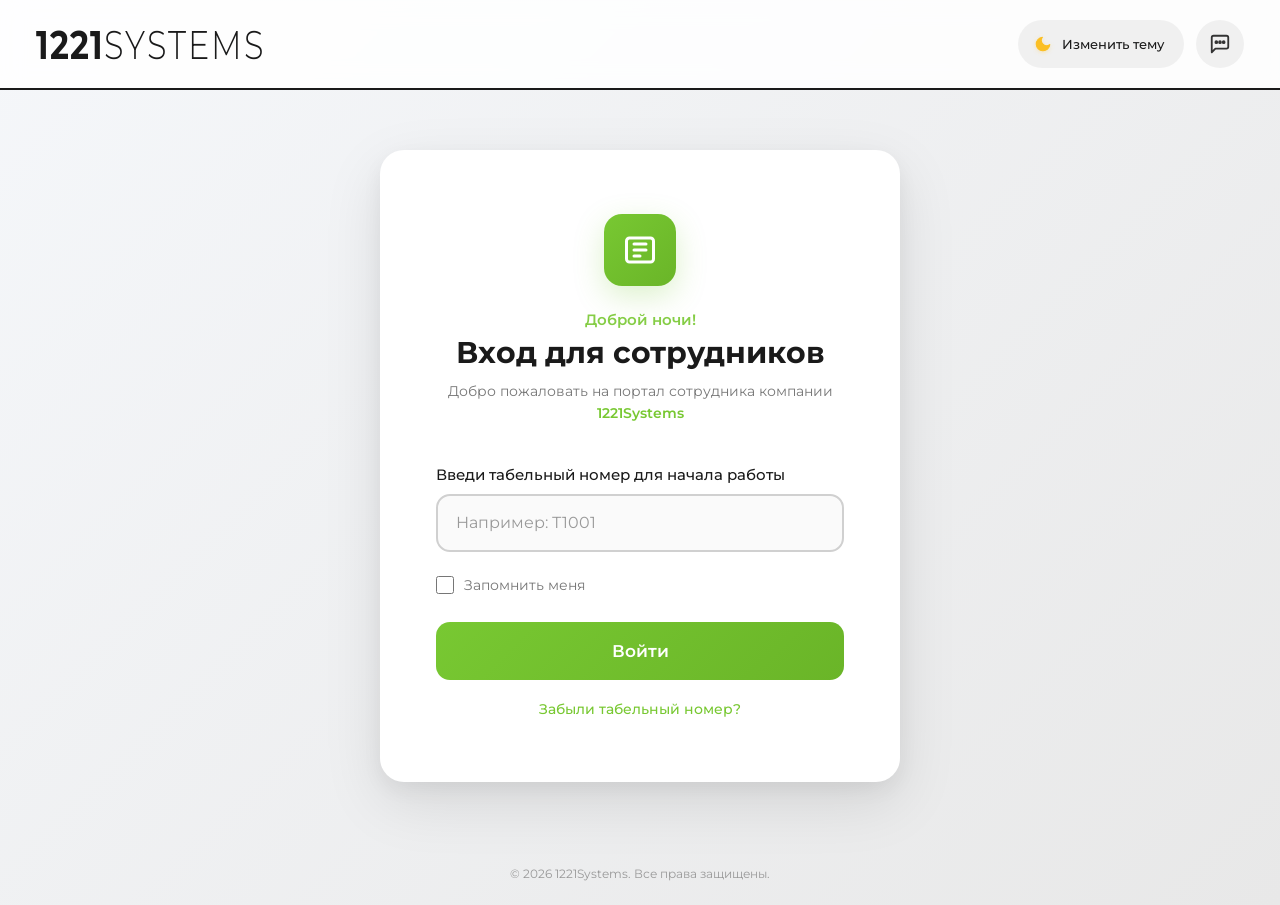
<file: login/index.html>
﻿<!DOCTYPE html>
<html lang="ru">

<head>
  <meta charset="UTF-8">
  <meta name="viewport" content="width=device-width, initial-scale=1.0">
  <title>1221Systems — Вход для сотрудников</title>
  <link rel="preconnect" href="https://fonts.googleapis.com">
  <link rel="preconnect" href="https://fonts.gstatic.com" crossorigin>
  <link href="https://fonts.googleapis.com/css2?family=Montserrat:wght@300;400;600;700&display=swap" rel="stylesheet">
  <style>
    *,
    *::before,
    *::after {
      margin: 0;
      padding: 0;
      box-sizing: border-box;
    }

    :root {
      --primary-color: #78c832;
      --primary-dark: #6ab528;
      --primary-hover: #5a9a20;
      --text-primary: #1a1a1a;
      --text-secondary: #777;
      --text-light: #999;
      --bg-gradient-start: #f5f7fa;
      --bg-gradient-end: #e8e8e8;
      --border-color: #d0d0d0;
      --error-color: #e74c3c;
      --success-color: #27ae60;
      --shadow-1: rgba(0, 0, 0, 0.1);
      --shadow-2: rgba(0, 0, 0, 0.05);
      --icon-yellow: #fbbf24;
      --icon-yellow-hover: #f59e0b;
      /* рџ’¬ РљРЅРѕРїРєР° С‡Р°С‚Р° вЂ” СЃРІРµС‚Р»Р°СЏ С‚РµРјР° */
      --chat-bg: rgba(0, 0, 0, 0.05);
      --chat-bg-hover: rgba(0, 0, 0, 0.1);
      --chat-icon: #333;
    }

    body {
      font-family: 'Montserrat', 'Segoe UI', 'Helvetica Neue', Arial, sans-serif;
      background: linear-gradient(135deg, var(--bg-gradient-start) 0%, var(--bg-gradient-end) 100%);
      min-height: 100vh;
      display: flex;
      flex-direction: column;
      transition: background 0.4s ease;
    }

    body.dark-mode {
      --text-primary: #ffffff;
      --text-secondary: #b0b0b0;
      --text-light: #888;
      --bg-gradient-start: #0f172a;
      --bg-gradient-end: #1e293b;
      --border-color: #334155;
      /* рџ’¬ РљРЅРѕРїРєР° С‡Р°С‚Р° вЂ” С‚С‘РјРЅР°СЏ С‚РµРјР° */
      --chat-bg: rgba(255, 255, 255, 0.1);
      --chat-bg-hover: rgba(255, 255, 255, 0.15);
      --chat-icon: #ffffff;
      background: linear-gradient(135deg, var(--bg-gradient-start) 0%, var(--bg-gradient-end) 100%);
    }

    /* ===== HEADER ===== */
    header {
      display: flex;
      justify-content: space-between;
      align-items: center;
      padding: 24px 36px;
      background: rgba(255, 255, 255, 0.85);
      backdrop-filter: blur(12px);
      border-bottom: 2.5px solid #1a1a1a;
      position: fixed;
      top: 0;
      left: 0;
      right: 0;
      z-index: 10;
      height: 90px;
      transition: all 0.4s ease;
    }

    body.dark-mode header {
      background: rgba(15, 23, 42, 0.85);
      border-bottom-color: #334155;
    }

    .logo {
      font-family: 'Montserrat', sans-serif;
      font-size: 32px;
      font-weight: 300;
      letter-spacing: 2px;
      color: #1a1a1a;
      transform: scaleY(1.25);
      transform-origin: left center;
      transition: color 0.4s ease;
    }

    body.dark-mode .logo {
      color: #ffffff;
    }

    .logo strong {
      font-weight: 700;
      letter-spacing: 1px;
    }

    .header-controls {
      display: flex;
      align-items: center;
      gap: 12px;
    }

    /* ===== РљРќРћРџРљРђ РўР•РњР« ===== */
    .theme-toggle {
      display: flex;
      align-items: center;
      gap: 10px;
      height: 48px;
      padding: 0 20px 0 16px;
      border-radius: 50px;
      background: var(--chat-bg);
      border: none;
      cursor: pointer;
      transition: all 0.3s ease;
      font-family: 'Montserrat', sans-serif;
      font-size: 13px;
      font-weight: 500;
      color: var(--text-primary);
      white-space: nowrap;
    }

    body.dark-mode .theme-toggle {
      color: #ffffff;
    }

    .theme-toggle:hover {
      background: var(--chat-bg-hover);
      transform: translateY(-2px);
    }

    /* рџЊ™вЂпёЏ Р–С‘Р»С‚С‹Рµ РёРєРѕРЅРєРё С‚РµРјС‹ */
    .theme-toggle svg {
      width: 18px;
      height: 18px;
      fill: var(--icon-yellow);
      stroke: var(--icon-yellow);
      stroke-width: 1.5;
      stroke-linecap: round;
      stroke-linejoin: round;
      flex-shrink: 0;
      transition: all 0.3s ease;
      filter: drop-shadow(0 1px 2px rgba(251, 191, 36, 0.3));
    }

    .theme-toggle:hover svg {
      stroke: var(--icon-yellow-hover);
      fill: var(--icon-yellow-hover);
      filter: drop-shadow(0 2px 4px rgba(245, 158, 11, 0.4));
      transform: scale(1.1);
    }

    /* ===== РљРќРћРџРљРђ Р§РђРўРђ вЂ” Р°РґР°РїС‚РёРІРЅР°СЏ РїРѕРґ С‚РµРјСѓ ===== */
    .chat-btn {
      width: 48px;
      height: 48px;
      border-radius: 50%;
      background: var(--chat-bg);
      border: none;
      cursor: pointer;
      display: flex;
      align-items: center;
      justify-content: center;
      transition: all 0.3s ease;
    }

    .chat-btn:hover {
      background: var(--chat-bg-hover);
      transform: scale(1.08);
    }

    .chat-btn svg {
      width: 22px;
      height: 22px;
      fill: none;
      stroke: var(--chat-icon);
      stroke-width: 2;
      stroke-linecap: round;
      stroke-linejoin: round;
      transition: stroke 0.4s ease;
    }

    /* ===== WRAPPER ===== */
    .below-header {
      padding-top: 90px;
      display: flex;
      flex-direction: column;
      min-height: 100vh;
    }

    .below-header main {
      flex: 1;
      display: flex;
      align-items: center;
      justify-content: center;
      padding: 60px 20px;
    }

    /* ===== CARD ===== */
    .card {
      background: #ffffff;
      border-radius: 24px;
      padding: 64px 56px;
      width: 100%;
      max-width: 520px;
      box-shadow: 0 20px 60px var(--shadow-1), 0 8px 20px var(--shadow-2);
      transition: all 0.4s cubic-bezier(0.175, 0.885, 0.32, 1.275);
      animation: slideUp 0.6s ease-out;
    }

    body.dark-mode .card {
      background: #1e293b;
      box-shadow: 0 20px 60px rgba(0, 0, 0, 0.4), 0 8px 20px rgba(0, 0, 0, 0.2);
    }

    .card:hover {
      transform: translateY(-6px);
      box-shadow: 0 30px 80px var(--shadow-1), 0 12px 30px var(--shadow-2);
    }

    @keyframes slideUp {
      from {
        opacity: 0;
        transform: translateY(40px);
      }

      to {
        opacity: 1;
        transform: translateY(0);
      }
    }

    .logo-icon {
      width: 72px;
      height: 72px;
      margin: 0 auto 24px;
      background: linear-gradient(135deg, var(--primary-color) 0%, var(--primary-dark) 100%);
      border-radius: 18px;
      display: flex;
      align-items: center;
      justify-content: center;
      box-shadow: 0 10px 30px rgba(120, 200, 50, 0.25);
    }

    .logo-icon svg {
      width: 36px;
      height: 36px;
      fill: none;
      stroke: white;
      stroke-width: 2;
      stroke-linecap: round;
      stroke-linejoin: round;
    }

    .card h1 {
      font-size: 30px;
      font-weight: 700;
      color: var(--text-primary);
      margin-bottom: 8px;
      line-height: 1.3;
      text-align: center;
    }

    .card .subtitle {
      font-size: 14px;
      color: var(--text-secondary);
      line-height: 1.6;
      margin-bottom: 40px;
      text-align: center;
    }

    .card .subtitle strong {
      color: var(--primary-color);
      font-weight: 600;
    }

    .greeting {
      font-size: 15px;
      color: var(--primary-color);
      margin-bottom: 4px;
      text-align: center;
      font-weight: 600;
      opacity: 0.9;
    }

    .form-group {
      margin-bottom: 24px;
      position: relative;
    }

    .form-group label {
      display: block;
      font-size: 15px;
      font-weight: 500;
      color: var(--text-primary);
      margin-bottom: 10px;
    }

    .form-group input[type="text"] {
      width: 100%;
      height: 58px;
      padding: 0 18px;
      border: 2px solid var(--border-color);
      border-radius: 14px;
      font-size: 16px;
      color: var(--text-primary);
      background: #fafafa;
      outline: none;
      transition: all 0.3s ease;
      font-family: 'Montserrat', sans-serif;
    }

    body.dark-mode .form-group input[type="text"] {
      background: #0f172a;
      color: #ffffff;
    }

    .form-group input::placeholder {
      color: var(--text-light);
    }

    .form-group input:focus {
      border-color: var(--primary-color);
      background: #ffffff;
      box-shadow: 0 0 0 4px rgba(120, 200, 50, 0.1);
    }

    body.dark-mode .form-group input:focus {
      background: #1e293b;
    }

    .form-group input.error {
      border-color: var(--error-color);
      animation: shake 0.4s ease-in-out;
    }

    .form-group input.success {
      border-color: var(--success-color);
    }

    @keyframes shake {

      0%,
      100% {
        transform: translateX(0);
      }

      25% {
        transform: translateX(-8px);
      }

      75% {
        transform: translateX(8px);
      }
    }

    .error-message {
      color: var(--error-color);
      font-size: 13px;
      margin-top: 8px;
      display: none;
    }

    .error-message.show {
      display: block;
    }

    .checkbox-wrapper {
      display: flex;
      align-items: center;
      margin-bottom: 24px;
    }

    .checkbox-wrapper input[type="checkbox"] {
      width: 18px;
      height: 18px;
      margin-right: 10px;
      cursor: pointer;
      accent-color: var(--primary-color);
    }

    .checkbox-wrapper label {
      font-size: 14px;
      color: var(--text-secondary);
      cursor: pointer;
      user-select: none;
    }

    .btn-login {
      width: 100%;
      height: 58px;
      border: none;
      border-radius: 14px;
      background: linear-gradient(135deg, var(--primary-color) 0%, var(--primary-dark) 100%);
      color: #ffffff;
      font-size: 17px;
      font-weight: 600;
      cursor: pointer;
      margin-top: 4px;
      transition: all 0.3s ease;
      font-family: 'Montserrat', sans-serif;
      position: relative;
      overflow: hidden;
    }

    .btn-login::before {
      content: '';
      position: absolute;
      top: 0;
      left: -100%;
      width: 100%;
      height: 100%;
      background: linear-gradient(90deg, transparent, rgba(255, 255, 255, 0.25), transparent);
      transition: left 0.6s ease;
    }

    .btn-login:hover::before {
      left: 100%;
    }

    .btn-login:hover {
      transform: translateY(-3px);
      box-shadow: 0 12px 35px rgba(120, 200, 50, 0.35);
    }

    .btn-login:active {
      transform: translateY(-1px) scale(0.98);
    }

    .btn-login:disabled {
      opacity: 0.7;
      cursor: not-allowed;
      transform: none;
    }

    .btn-login.loading {
      color: transparent;
      pointer-events: none;
    }

    .spinner {
      position: absolute;
      top: 50%;
      left: 50%;
      transform: translate(-50%, -50%);
      width: 22px;
      height: 22px;
      border: 3px solid rgba(255, 255, 255, 0.3);
      border-top-color: #ffffff;
      border-radius: 50%;
      animation: spin 0.8s linear infinite;
      display: none;
    }

    .btn-login.loading .spinner {
      display: block;
    }

    @keyframes spin {
      to {
        transform: translate(-50%, -50%) rotate(360deg);
      }
    }

    .forgot-link {
      display: block;
      text-align: center;
      margin-top: 20px;
      font-size: 14px;
      color: var(--primary-color);
      text-decoration: none;
      transition: all 0.3s ease;
      font-weight: 500;
    }

    .forgot-link:hover {
      opacity: 0.8;
      text-decoration: underline;
    }

    .below-header footer {
      text-align: center;
      padding: 24px;
      font-size: 12px;
      color: var(--text-light);
    }

    @media (max-width: 480px) {
      header {
        padding: 16px 20px;
        height: 76px;
      }

      .logo {
        font-size: 26px;
      }

      .theme-toggle {
        padding: 0 14px 0 12px;
        gap: 6px;
      }

      .theme-toggle span {
        font-size: 12px;
      }

      .card {
        padding: 48px 28px;
        border-radius: 20px;
      }

      .card h1 {
        font-size: 26px;
      }

      .form-group input[type="text"] {
        height: 54px;
      }

      .btn-login {
        height: 54px;
      }
    }
  </style>
</head>

<body>

  <!-- HEADER -->
  <header>
    <div class="logo"><strong>1221</strong>SYSTEMS</div>
    <div class="header-controls">
      <!-- 🌙☀️ Кнопка темы с текстом и жёлтой иконкой -->
      <button class="theme-toggle" id="themeToggle" aria-label="Переключить тему">
        <svg viewBox="0 0 24 24" id="themeIcon">
          <path d="M21 12.79A9 9 0 1 1 11.21 3 7 7 0 0 0 21 12.79z" />
        </svg>
        <span>Изменить тему</span>
      </button>
      <!-- 💬 Кнопка чата — адаптивная -->
      <button class="chat-btn" aria-label="Чат">
        <svg viewBox="0 0 24 24">
          <path d="M21 15a2 2 0 0 1-2 2H7l-4 4V5a2 2 0 0 1 2-2h14a2 2 0 0 1 2 2z" />
          <circle cx="8" cy="10" r="1" />
          <circle cx="12" cy="10" r="1" />
          <circle cx="16" cy="10" r="1" />
        </svg>
      </button>
    </div>
  </header>

  <!-- КОНТЕНТ ПОД ХЕДЕРОМ -->
  <div class="below-header">
    <main>
      <div class="card">
        <div class="logo-icon">
          <svg viewBox="0 0 24 24">
            <rect x="3" y="4" width="18" height="16" rx="2" />
            <line x1="8" y1="8" x2="16" y2="8" />
            <line x1="8" y1="12" x2="16" y2="12" />
            <line x1="8" y1="16" x2="12" y2="16" />
          </svg>
        </div>
        <div class="greeting" id="greeting">Доброе утро!</div>
        <h1>Вход для сотрудников</h1>
        <p class="subtitle">Добро пожаловать на портал сотрудника компании <strong>1221Systems</strong></p>

        <form id="loginForm" autocomplete="off">
          <div class="form-group">
            <label for="employee-id">Введи табельный номер для начала работы</label>
            <input type="text" id="employee-id" name="employee-id" placeholder="Например: Т1001" required>
            <div class="error-message" id="errorMessage">Пожалуйста, введите корректный табельный номер</div>
          </div>

          <div class="checkbox-wrapper">
            <input type="checkbox" id="remember" name="remember">
            <label for="remember">Запомнить меня</label>
          </div>

          <button type="submit" class="btn-login" id="loginBtn">
            Войти
            <div class="spinner"></div>
          </button>
        </form>

        <a href="login.html" class="forgot-link">Забыли табельный номер?</a>
      </div>
    </main>

    <footer>
      &copy; 2026 1221Systems. Все права защищены.
    </footer>
  </div>

  <script>
    // Приветствие по времени
    function updateGreeting() {
      const hour = new Date().getHours();
      const greetingEl = document.getElementById('greeting');
      if (hour < 6) greetingEl.textContent = 'Доброй ночи!';
      else if (hour < 12) greetingEl.textContent = 'Доброе утро!';
      else if (hour < 18) greetingEl.textContent = 'Добрый день!';
      else greetingEl.textContent = 'Добрый вечер!';
    }
    updateGreeting();

    // Переключение темы (Луна <-> Солнце)
    const themeToggle = document.getElementById('themeToggle');
    const themeIcon = document.getElementById('themeIcon');
    const body = document.body;

    const moonIcon = '<path d="M21 12.79A9 9 0 1 1 11.21 3 7 7 0 0 0 21 12.79z"/>';
    const sunIcon = '<circle cx="12" cy="12" r="5"/><path d="M12 1v2M12 21v2M4.22 4.22l1.42 1.42M18.36 18.36l1.42 1.42M1 12h2M21 12h2M4.22 19.78l1.42-1.42M18.36 5.64l1.42-1.42"/>';

    themeToggle.addEventListener('click', () => {
      body.classList.toggle('dark-mode');
      themeIcon.innerHTML = body.classList.contains('dark-mode') ? sunIcon : moonIcon;
    });

    // Валидация и отправка
    const form = document.getElementById('loginForm');
    const employeeInput = document.getElementById('employee-id');
    const loginBtn = document.getElementById('loginBtn');
    const errorMessage = document.getElementById('errorMessage');
    const chatButton = document.querySelector('.chat-btn');

    const AUTH_FLAG_KEY = 'ai_assistant_auth';
    const AUTH_USER_KEY = 'ai_assistant_user';

    const isValidEmail = (value) => /^[^\s@]+@[^\s@]+\.[^\s@]+$/.test(value);
    const isValidEmployeeId = (value) => /^[TТ]?\d{3,10}$/i.test(value.replace(/\s+/g, ''));

    const showError = (text) => {
      errorMessage.textContent = text;
      errorMessage.classList.add('show');
      employeeInput.classList.add('error');
      employeeInput.classList.remove('success');
    };

    chatButton?.addEventListener('click', () => {
      window.location.href = '../chat.html';
    });

    employeeInput.addEventListener('input', () => {
      employeeInput.classList.remove('error', 'success');
      errorMessage.classList.remove('show');
      if (employeeInput.value.trim().length > 0) {
        employeeInput.classList.add('success');
      }
    });

    form.addEventListener('submit', async (e) => {
      e.preventDefault();
      const employeeId = employeeInput.value.trim();

      if (!employeeId) {
        showError('Введите табельный номер или корпоративную почту.');
        return;
      }

      if (!isValidEmail(employeeId) && !isValidEmployeeId(employeeId)) {
        showError('Неверный формат. Используйте табельный номер (например, T1001) или email.');
        return;
      }

      loginBtn.disabled = true;
      loginBtn.classList.add('loading');
      await new Promise(resolve => setTimeout(resolve, 900));

      localStorage.setItem(AUTH_FLAG_KEY, 'true');
      localStorage.setItem(AUTH_USER_KEY, employeeId);

      window.location.href = '../chat.html';
    });
  </script>

</body>

</html>
</file>
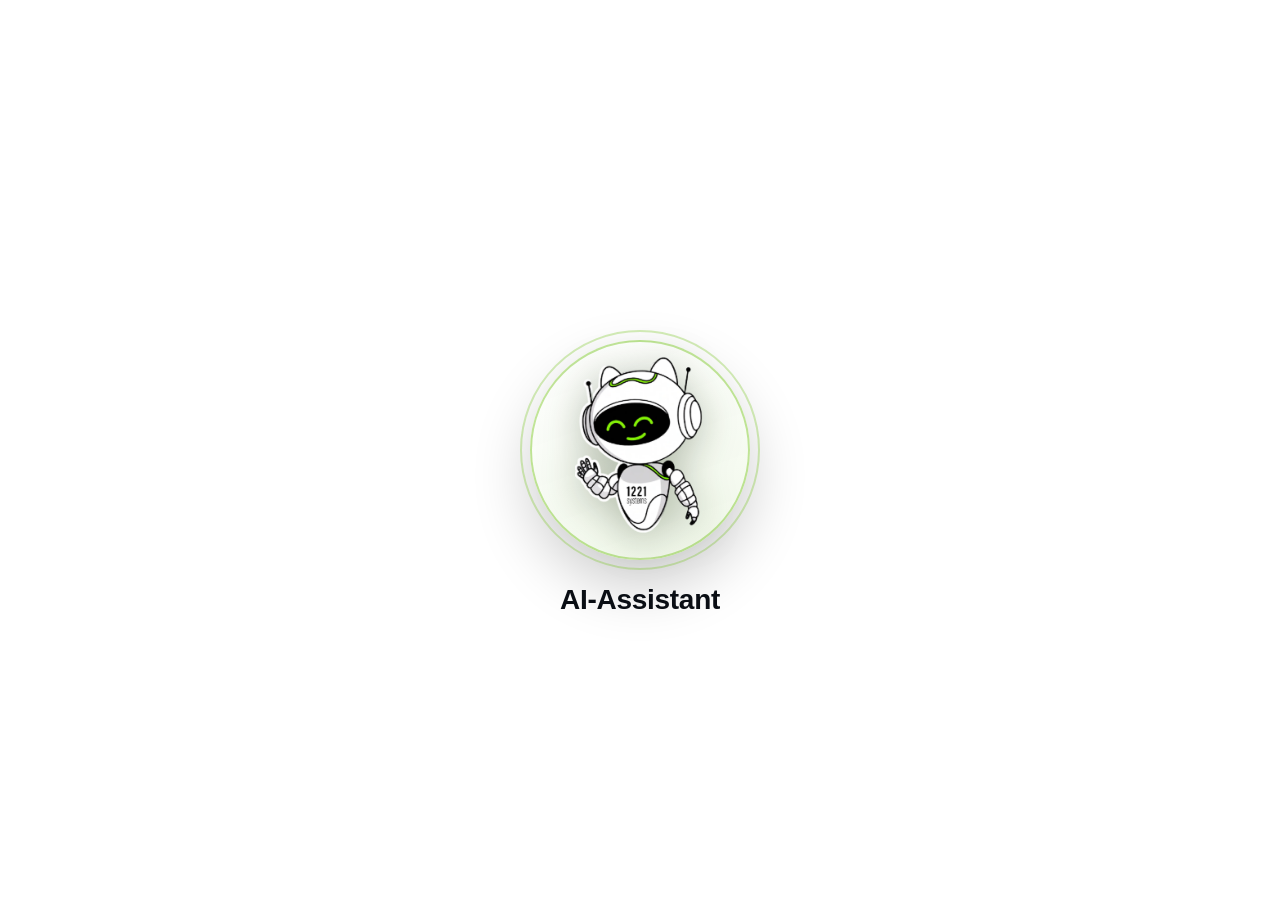
<file: button.html>
﻿<!doctype html>
<html lang="ru">
  <head>
    <meta charset="UTF-8" />
    <meta name="viewport" content="width=device-width, initial-scale=1.0" />
    <title>1221 Systems Chat</title>
    <link rel="stylesheet" href="css/styles.css"/>
  </head>
  <body class="launch-page">
    <a class="mascot-button" href="./login/index.html" aria-label="Открыть вход в AI Assistant">
      <span class="mascot-button__pulse" aria-hidden="true"></span>
      <img class="mascot-button__image" src="./assets/mascot.png" alt="Маскот 1221 systems" />
      <span class="mascot-button__text">AI-Assistant</span>
    </a>
  </body>
</html>
</file>
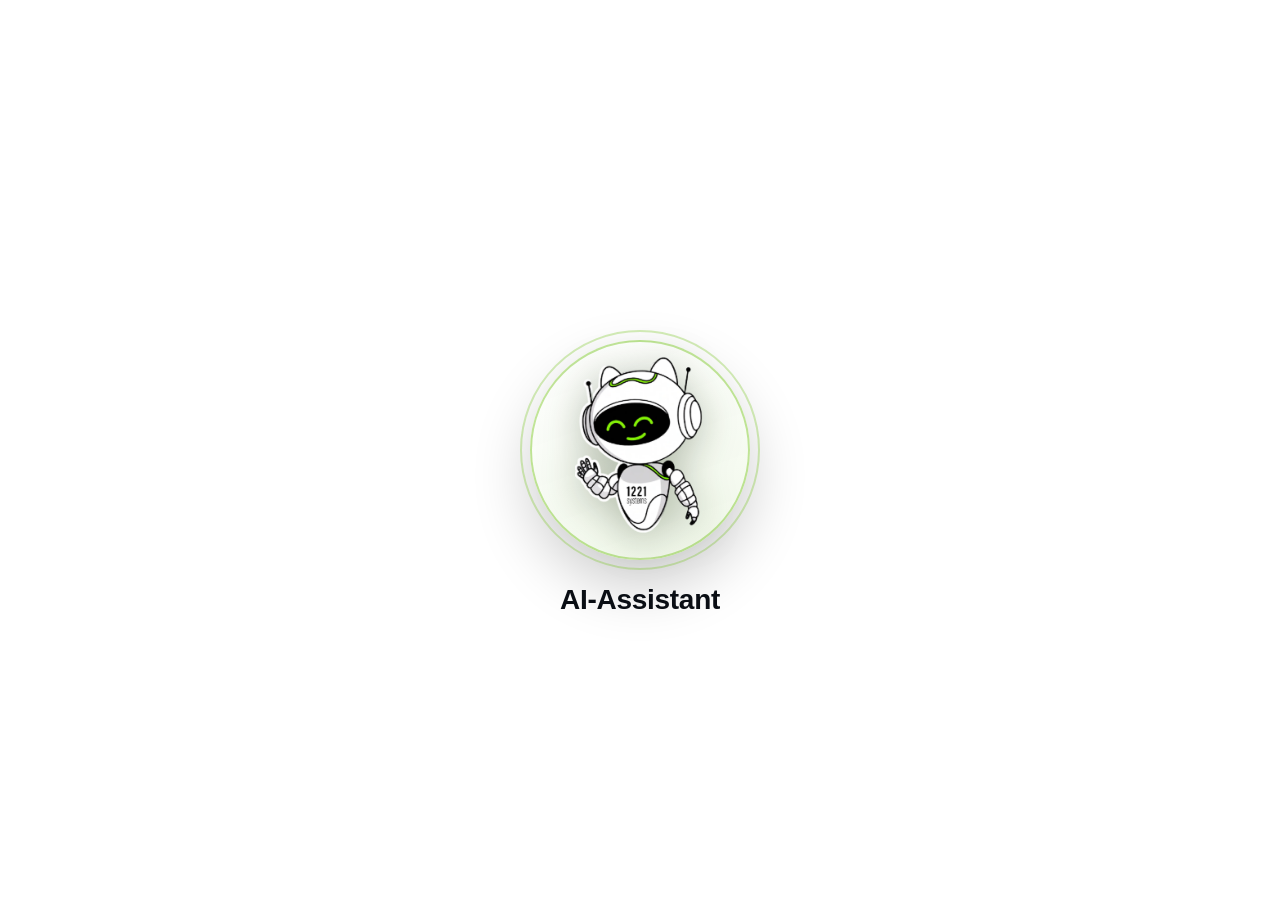
<file: chat.html>
﻿<!doctype html>
<html lang="ru">

<head>
  <meta charset="UTF-8" />
  <meta name="viewport" content="width=device-width, initial-scale=1.0" />
  <title>1221 Systems | Chat</title>
  <link rel="stylesheet" href="css/chat.css" />
</head>

<body>
  <div class="side-nav">
    <div class="nav-item">
      <span class="tooltip">а как проверить, работает л...</span>
      <div class="dot"></div>
    </div>
    <div class="nav-item">
      <span class="tooltip">что это? я если что забыл за...</span>
      <div class="dot"></div>
    </div>
    <div class="nav-item active">
      <span class="tooltip">погоди, а что я сделал вооб...</span>
      <div class="dot"></div>
    </div>
  </div>

  <div class="chat-page">
    <header class="chat-header">
      <a class="back-home" href="button.html" aria-label="Вернуться на главную">
        Вернуться на главную
      </a>

      <div class="chat-header__meta">
        <span class="status-dot"></span>
        <span>Assistant Online</span>
      </div>
    </header>

    <main class="chat-shell">
      <section id="chat-messages" class="chat-messages" aria-live="polite">
        <article class="message message--bot message--enter">
          <img src="./assets/mascot.png" alt="Маскот" class="message__avatar" />
          <div class="message__content">
            <div class="message__bubble">
              Привет! Я AI-помощник 1221 systems. Расскажи задачу — помогу с решением.
            </div>
            <div class="message__meta">
              <time class="message__time">сейчас</time>
              <button class="message__copy" type="button">Копировать</button>
            </div>
          </div>
        </article>
      </section>

      <div id="bot-indicator" class="bot-indicator" hidden>
        <span>Бот печатает</span>
        <span class="bot-indicator__dots"><span></span><span></span><span></span></span>
      </div>

      <section class="chat-toolbar" aria-label="Быстрые действия">
        <div class="quick-actions">
          <button class="quick-chip" type="button" data-prompt="Как оплачивается больничный?">Как оплачивается
            больничный?</button>
          <button class="quick-chip" type="button" data-prompt="Где скачать расчетный лист?">Где скачать расчетный
            лист?</button>
          <button class="quick-chip" type="button" data-prompt="Сколько дней отпуска
у меня осталось?">Сколько дней отпуска
            у меня осталось?</button>
        </div>
      </section>

      <form id="chat-form" class="chat-form" autocomplete="off">
        <textarea id="chat-input" class="chat-input" placeholder="Напиши сообщение..." maxlength="500" rows="1"
          required></textarea>
        <button id="chat-stop" class="chat-stop" type="button" hidden>Стоп</button>
        <button id="chat-send" class="chat-send" type="submit">
          <img style="padding-top: 5px; align-items: center; padding-left: 5px;" src="assets/Vector.png"
            alt="Отправить" />
        </button>
      </form>

      <button id="scroll-latest" class="scroll-latest" type="button" hidden>Новые сообщения ↓</button>
    </main>
  </div>

  <script src="./chat.js" defer></script>
</body>

</html>
</file>
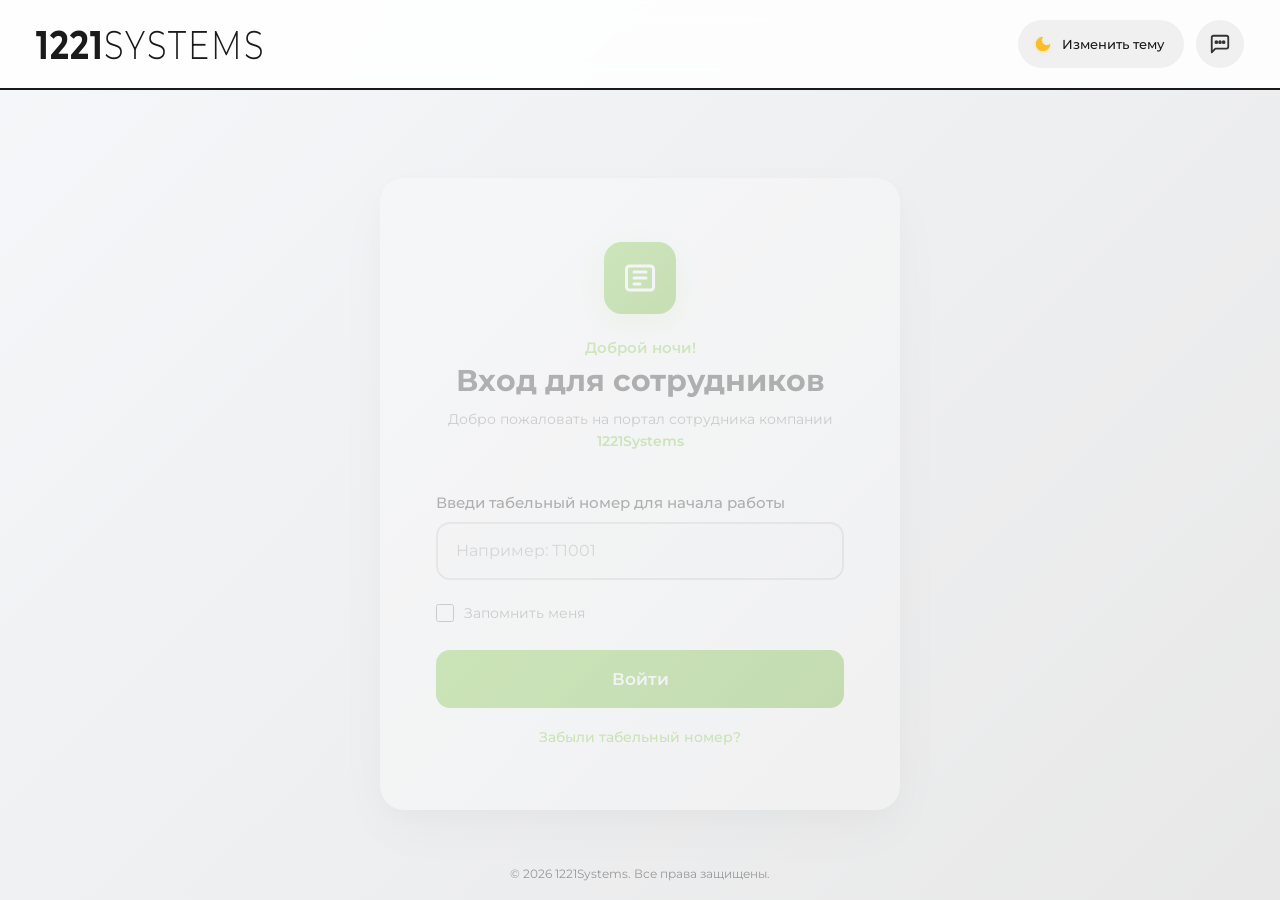
<file: login/login.html>
<!DOCTYPE html>
<html lang="ru">
<head>
  <meta charset="UTF-8">
  <meta http-equiv="refresh" content="0; url=./index.html">
  <meta name="viewport" content="width=device-width, initial-scale=1.0">
  <title>Перенаправление...</title>
</head>
<body>
  <p>Если страница не перенаправила автоматически, перейдите на <a href="./index.html">страницу входа</a>.</p>
</body>
</html>
</file>
<file: css/styles.css>
﻿:root {
  --bg: #e7e7e7;
  --text: #0a0e14;
  --green: #78c51f;
  --green-dark: #5ba110;
}

* {
  box-sizing: border-box;
}

html,
body {
  margin: 0;
  min-height: 100%;
  font-family: Inter, -apple-system, BlinkMacSystemFont, "Segoe UI", Roboto, Arial, sans-serif;
  background: white;
  color: var(--text);
}

.launch-page {
  min-height: 100vh;
  display: grid;
  place-items: center;
  padding: 24px;
}

.mascot-button {
  position: relative;
  width: 220px;
  height: 220px;
  border-radius: 999px;
  border: 2px solid rgba(120, 197, 31, 0.45);
  background: linear-gradient(160deg, rgba(255, 255, 255, 0.95), rgba(240, 248, 232, 0.92));
  box-shadow: 0 26px 60px rgba(0, 0, 0, 0.2);
  text-decoration: none;
  display: grid;
  place-items: center;
  transition: transform 0.35s ease, box-shadow 0.35s ease, border-color 0.35s ease;
  animation: float-bob 3.4s ease-in-out infinite;
}

.mascot-button:hover {
  transform: translateY(-8px) scale(1.03);
  box-shadow: 0 36px 80px rgba(0, 0, 0, 0.22);
  border-color: rgba(120, 197, 31, 0.8);
}

.mascot-button__pulse {
  position: absolute;
  inset: -12px;
  border-radius: inherit;
  border: 2px solid rgba(120, 197, 31, 0.32);
  animation: pulse-ring 2.3s ease-out infinite;
}

.mascot-button__image {
  width: 130px;
  height: auto;
  display: block;
  filter: drop-shadow(0 8px 20px rgba(24, 43, 6, 0.3));
  z-index: 1;
}

.mascot-button__text {
  position: absolute;
  left: 50%;
  transform: translateX(-50%);
  bottom: -58px;
  white-space: nowrap;
  font-size: 28px;
  font-weight: 700;
  letter-spacing: -0.01em;
  color: var(--text);
}

@keyframes pulse-ring {
  0% {
    transform: scale(0.9);
    opacity: 0.8;
  }
  100% {
    transform: scale(1.25);
    opacity: 0;
  }
}

@keyframes float-bob {
  0%,
  100% {
    transform: translateY(0);
  }
  50% {
    transform: translateY(-10px);
  }
}

@media (max-width: 700px) {
  .mascot-button {
    width: 176px;
    height: 176px;
  }

  .mascot-button__image {
    width: 104px;
  }

  .mascot-button__text {
    font-size: 22px;
    bottom: -48px;
  }
}
</file>
<file: css/chat.css>
﻿:root {
  --bg: #ffffff;
  --text: #0f1722;
  --muted: #65707c;
  --line: #d7dde4;
  --line-strong: #c8d0d9;
  --green: #78c51f;
  --green-dark: #5da611;
}

* {
  box-sizing: border-box;
}

body {
  background-color: #f0f4f2;
  /* Цвет фона как на фото */
  font-family: sans-serif;
}

/* верстикальное меню */

.side-nav {
  position: fixed;
  right: 20px;
  top: 50%;
  transform: translateY(-50%);
  display: flex;
  flex-direction: column;
  align-items: flex-end;
  gap: 15px;
  z-index: 9999;
}

.auth-toolbar {
  position: relative;
  z-index: 10;
  padding: 10px 12px 0; /* Отступ только снизу уберем, так какtoolbar под ним */
  display: flex;
  background: rgba(255, 255, 255, 0.62);
}

.auth-options {
  display: flex;
  gap: 15px;
}


/* Окошко ввода */
.auth-popup {
  position: absolute;
  bottom: 110%; /* Появляется над текстом */
  left: 0;
  background: white;
  border: 1px solid var(--line-strong);
  border-radius: 12px;
  padding: 10px;
  box-shadow: 0 10px 25px rgba(0,0,0,0.1);
  display: flex;
  gap: 8px;
  z-index: 100;
  
  /* Скрываем по умолчанию */
  opacity: 0;
  visibility: hidden;
  transform: translateY(10px);
  transition: all 0.3s ease;
}

.auth-popup.is-active {
  opacity: 1;
  visibility: visible;
  transform: translateY(0);
}

.auth-input {
  border: 1px solid var(--line);
  border-radius: 8px;
  padding: 6px 10px;
  font-size: 14px;
  outline: none;
}

.auth-input:focus {
  border-color: var(--green);
}

.auth-submit {
  background: var(--green);
  color: white;
  border: none;
  border-radius: 8px;
  padding: 0 12px;
  cursor: pointer;
  font-weight: 600;
}


.nav-item {
  display: flex;
  align-items: center;
  cursor: pointer;
  position: relative;
}

/* Сами черточки/точки */
.dot {
  width: 10px;
  height: 10px;
  background-color: #ccc;
  transition: all 0.3s ease;
  margin-left: 10px;
  border-radius: 32px;
}

/* Синяя активная черточка */
.nav-item.active .dot,
.nav-item:hover .dot {
  background-color: #78c51f;
  width: 12px;
  height: 12px;
  border-radius: 50%;
}

/* Скрытые подсказки */
.tooltip {
  background-color: white;
  padding: 8px 12px;
  border-radius: 8px;
  font-size: 13px;
  color: #555;
  box-shadow: 0 4px 12px rgba(0, 0, 0, 0.1);
  white-space: nowrap;
  opacity: 0;
  visibility: hidden;
  transform: translateX(10px);
  transition: all 0.3s ease;
}

/* Показываем текст при наведении */
.nav-item:hover .tooltip {
  opacity: 1;
  visibility: visible;
  transform: translateX(0);
}




html,
body {
  margin: 0;
  height: 100%;
  overflow: hidden;
  background: #ececec;
  color: var(--text);
  font-family: Inter, -apple-system, BlinkMacSystemFont, "Segoe UI", Roboto, Arial, sans-serif;
}

.chat-page {
  position: relative;
  width: 100%;
  max-width: 1280px;
  height: 100dvh;
  margin: 0 auto;
  padding: 14px;
  display: grid;
  grid-template-rows: auto 1fr;
  gap: 10px;
  overflow: hidden;
}

.chat-page::before {
  content: "";
  position: absolute;
  left: 50%;
  top: 42%;
  width: 620px;
  height: 620px;
  border-radius: 50%;
  transform: translate(-50%, -50%);
  background: radial-gradient(circle, rgba(120, 197, 31, 0.11) 0%, rgba(120, 197, 31, 0) 72%);
  pointer-events: none;
}

.chat-header {
  position: relative;
  z-index: 1;
  display: flex;
  align-items: flex-start;
  justify-content: space-between;
}

.back-home {
  margin-top: 2px;
  display: inline-flex;
  align-items: center;
  justify-content: center;
  min-height: 44px;
  padding: 0 16px;
  border-radius: 12px;
  border: 1px solid var(--line-strong);
  background: rgba(255, 255, 255, 0.9);
  font-size: 15px;
  font-weight: 700;
  letter-spacing: -0.01em;
  text-decoration: none;
  color: inherit;
  transition: transform 0.2s ease, border-color 0.2s ease, background 0.2s ease;
}

.back-home:hover {
  transform: translateY(-1px);
  border-color: rgba(120, 197, 31, 0.85);
  background: rgba(236, 248, 222, 0.95);
}

.chat-header__meta {
  margin-top: 6px;
  display: inline-flex;
  align-items: center;
  gap: 9px;
  font-size: 15px;
  color: var(--muted);
  background: rgba(255, 255, 255, 0.78);
  border: 1px solid var(--line);
  border-radius: 999px;
  padding: 7px 12px;
}

.status-dot {
  width: 8px;
  height: 8px;
  border-radius: 50%;
  background: var(--green);
  animation: status-pulse 1.8s ease-in-out infinite;
}

.chat-shell {
  position: relative;
  z-index: 1;
  min-height: 0;
  overflow: hidden;
  border-radius: 22px;
  border: 1px solid var(--line);
  background: white;
  display: grid;
  grid-template-rows: 1fr auto auto auto;
  animation: shell-in 0.5s ease-out;
}

.chat-shell::after {
  content: "";
  position: absolute;
  inset: -1px;
  border-radius: inherit;
  pointer-events: none;
  background: white;
  filter: blur(12px);
}

.chat-messages {
  position: relative;
  z-index: 1;
  min-height: 0;
  overflow-y: auto;
  overscroll-behavior: contain;
  scroll-behavior: smooth;
  padding: 14px;
  display: grid;
  align-content: start;
  gap: 12px;
}

.chat-messages::-webkit-scrollbar {
  width: 10px;
}

.chat-messages::-webkit-scrollbar-thumb {
  background: #c0c8d1;
  border-radius: 999px;
}

.chat-messages::-webkit-scrollbar-track {
  background: transparent;
}

.message {
  display: flex;
  align-items: flex-end;
  gap: 8px;
}

.message--user {
  justify-content: flex-end;
}

.message__avatar {
  width: 36px;
  height: 36px;
  border-radius: 50%;
  object-fit: cover;
  border: 1px solid var(--line);
  background: #fff;
  flex-shrink: 0;
}

.message__content {
  max-width: 74%;
  display: grid;
  gap: 4px;
}

.message--user .message__content {
  justify-items: end;
}

.message__bubble {
  max-width: 100%;
  border-radius: 32px;
  border: 1px solid var(--line);
  background: #fff;
  padding: 11px 13px;
  font-size: 16px;
  line-height: 1.45;
  box-shadow: 0 8px 20px rgba(12, 18, 22, 0.06);
  position: relative;
  overflow: hidden;
}

.message--user .message__bubble {
  /* border-color: rgba(120, 197, 31, 0.45); */
  background: #78c51f; 
  color: #fff;
}

.message__meta {
  display: inline-flex;
  align-items: center;
  gap: 10px;
  padding-left: 4px;
}

.message__time {
  font-size: 12px;
  color: #7a828d;
}

.message__copy {
  border: 0;
  background: transparent;
  color: #6a7380;
  font-size: 12px;
  font-weight: 700;
  padding: 0;
  cursor: pointer;
  transition: color 0.2s ease;
}

.message__copy:hover {
  color: var(--green-dark);
}

.message__copy.is-copied {
  color: var(--green-dark);
}

.message--typing .message__bubble {
  min-width: 64px;
}

.message__bubble.is-typing {
  border-color: rgba(120, 197, 31, 0.45);
  background: linear-gradient(120deg, #ffffff 0%, #f6fcef 100%);
  box-shadow: 0 10px 24px rgba(88, 138, 29, 0.12);
}

.message__bubble.is-typing::after {
  content: "";
  position: absolute;
  inset: 0;
  pointer-events: none;
  background: linear-gradient(105deg,
      rgba(255, 255, 255, 0) 20%,
      rgba(255, 255, 255, 0.52) 48%,
      rgba(255, 255, 255, 0) 76%);
  transform: translateX(-130%);
  animation: typing-sheen 1.8s ease-in-out infinite;
}

.message--enter .message__avatar {
  animation: avatar-in 0.3s ease-out;
}

.message--enter.message--bot .message__bubble {
  animation: bubble-in-left 0.32s cubic-bezier(0.22, 1, 0.36, 1) both;
}

.message--enter.message--user .message__bubble {
  animation: bubble-in-right 0.32s cubic-bezier(0.22, 1, 0.36, 1) both;
}

.typing-dots {
  display: inline-flex;
  gap: 4px;
}

.typing-dots span {
  width: 7px;
  height: 7px;
  border-radius: 50%;
  background: #7d8793;
  animation: dot 1s ease-in-out infinite;
}

.typing-dots span:nth-child(2) {
  animation-delay: 0.15s;
}

.typing-dots span:nth-child(3) {
  animation-delay: 0.3s;
}

.type-cursor {
  display: inline-block;
  width: 2px;
  height: 1.05em;
  margin-left: 4px;
  vertical-align: -0.12em;
  background: #87a13f;
  animation: caret 0.9s steps(1, end) infinite;
}

.typed-text {
  white-space: pre-wrap;
}

.typed-char {
  display: inline-block;
  opacity: 1;
  transform: none;
  filter: none;
  animation: char-in 0.34s cubic-bezier(0.22, 1, 0.36, 1) forwards;
}

.bot-indicator {
  position: relative;
  z-index: 1;
  border-top: 1px solid var(--line);
  padding: 8px 12px;
  display: inline-flex;
  align-items: center;
  gap: 7px;
  font-size: 13px;
  color: #66707d;
  background: rgba(255, 255, 255, 0.56);
}

.bot-indicator[hidden] {
  display: none;
}

.bot-indicator__dots {
  display: inline-flex;
  gap: 3px;
}

.bot-indicator__dots span {
  width: 6px;
  height: 6px;
  border-radius: 50%;
  background: #84909d;
  animation: dot 1s ease-in-out infinite;
}

.bot-indicator__dots span:nth-child(2) {
  animation-delay: 0.12s;
}

.bot-indicator__dots span:nth-child(3) {
  animation-delay: 0.24s;
}

/* Обновленный контейнер для быстрых вставок */
.chat-toolbar {
  position: relative;
  z-index: 1;
  /* border-top: 1px solid var(--line); */ /* УДАЛЕНО: убираем линию сверху */
  padding: 0 12px 10px; /* Уменьшаем отступы */
  display: flex;
  flex-direction: column;
  align-items: flex-end; /* Выравнивание контента по правому краю */
  background: rgba(255, 255, 255, 0.62);
}

.chat-toolbar__title {
  margin: 0 0 8px 0;
  font-size: 14px;
  font-weight: 700;
  color: var(--muted);
  letter-spacing: -0.01em;
  text-align: right; /* Текст заголовка справа */
}

.quick-actions {
  display: flex;
  flex-wrap: wrap;
  gap: 8px;
  justify-content: flex-end; /* Кнопки прижимаются к правому краю */
}

.quick-chip {
  border: 1px solid var(--line-strong);
  background: rgba(255, 255, 255, 0.84);
  color: #24303a;
  border-radius: 999px;
  padding: 8px 12px;
  font-size: 14px;
  font-weight: 600;
  cursor: pointer;
  transition: border-color 0.2s ease, transform 0.2s ease, background 0.2s ease;
}

.quick-chip:hover {
  transform: translateY(-1px);
  border-color: rgba(120, 197, 31, 0.8);
  background: rgba(238, 248, 226, 0.95);
}

.chat-form {
  position: relative;
  z-index: 1;
  border-top: 1px solid var(--line);
  padding: 12px;
  display: grid;
  grid-template-columns: 1fr auto auto;
  align-items: end;
  gap: 8px;
  background: rgba(255, 255, 255, 0.74);
}

.chat-input {
  width: 100%;
  min-height: 44px;
  max-height: 160px;
  border: 1px solid var(--line-strong);
  border-radius: 32px;
  padding: 11px 13px;
  font-size: 16px;
  line-height: 1.4;
  outline: none;
  resize: none;
  overflow-y: auto;
}

.chat-input:focus {
  border-color: rgba(120, 197, 31, 0.95);
  box-shadow: 0 0 0 3px rgba(120, 197, 31, 0.18);
}

.chat-stop {
  display: inline-flex;
  align-items: center;
  justify-content: center;
  border: 1px solid #cfd6de;
  border-radius: 12px;
  min-width: 96px;
  min-height: 44px;
  padding: 0 14px;
  background: rgba(255, 255, 255, 0.92);
  color: #4b5563;
  font-size: 15px;
  font-weight: 700;
  letter-spacing: -0.01em;
  cursor: pointer;
  transition: transform 0.2s ease, border-color 0.2s ease, color 0.2s ease, background 0.2s ease;
}

.chat-stop:hover {
  border-color: #9ba6b4;
  background: #ffffff;
  color: #374151;
}

.chat-stop:active {
  transform: scale(0.98);
}

.chat-stop[hidden] {
  display: none;
}

.chat-send {
  border: 0;
  border-radius: 32px;
  min-width: 50px;
  min-height: 50px;
  background: #78c51f;
  color: #fff;;
  font-size: 19px;
  font-weight: 700;
  letter-spacing: -0.01em;
  cursor: pointer;
  position: relative;
  overflow: hidden;
  box-shadow: 0 10px 22px rgba(95, 169, 18, 0.35), inset 0 -2px 0 rgba(0, 0, 0, 0.12);
  transition: transform 0.2s ease, filter 0.2s ease, opacity 0.2s ease, box-shadow 0.2s ease;
}

.chat-send:hover {
  transform: translateY(-2px);
  filter: brightness(1.03);
  box-shadow: 0 14px 28px rgba(95, 169, 18, 0.45), inset 0 -2px 0 rgba(0, 0, 0, 0.12);
}

.chat-send:active {
  transform: translateY(0);
  filter: brightness(0.97);
  box-shadow: 0 7px 16px rgba(95, 169, 18, 0.32), inset 0 -1px 0 rgba(0, 0, 0, 0.1);
}

.chat-send:disabled {
  opacity: 0.72;
  cursor: wait;
  box-shadow: none;
  filter: grayscale(0.18);
}

.chat-send::after {
  position: absolute;
  left: -120%;
  top: 0;
  width: 90%;
  height: 100%;
  background: #78c51f;
  transition: transform 0.5s ease;
}

.chat-send:hover::after {
  transform: translateX(230%);
}


.chat-send:hover::before {
  transform: translateY(-50%) translateX(2px);
}

.scroll-latest {
  position: absolute;
  right: 16px;
  bottom: 124px;
  z-index: 4;
  border: 1px solid rgba(120, 197, 31, 0.5);
  background: rgba(255, 255, 255, 0.97);
  color: #2f3a17;
  border-radius: 999px;
  min-height: 38px;
  padding: 0 14px;
  font-size: 13px;
  font-weight: 700;
  cursor: pointer;
  box-shadow: 0 8px 20px rgba(21, 31, 11, 0.14);
  transition: transform 0.2s ease, filter 0.2s ease;
}

.scroll-latest:hover {
  transform: translateY(-1px);
  filter: brightness(0.98);
}

.scroll-latest[hidden] {
  display: none;
}

@keyframes shell-in {
  from {
    opacity: 0;
    transform: translateY(12px);
  }

  to {
    opacity: 1;
    transform: translateY(0);
  }
}

@keyframes avatar-in {
  from {
    opacity: 0;
    transform: scale(0.75) translateY(8px);
  }

  to {
    opacity: 1;
    transform: scale(1) translateY(0);
  }
}

@keyframes bubble-in-left {
  from {
    opacity: 0;
    transform: translateX(-14px) translateY(4px) scale(0.98);
    filter: blur(1.6px);
  }

  to {
    opacity: 1;
    transform: translateX(0) translateY(0) scale(1);
    filter: blur(0);
  }
}

@keyframes bubble-in-right {
  from {
    opacity: 0;
    transform: translateX(14px) translateY(4px) scale(0.98);
    filter: blur(1.6px);
  }

  to {
    opacity: 1;
    transform: translateX(0) translateY(0) scale(1);
    filter: blur(0);
  }
}

@keyframes dot {

  0%,
  100% {
    transform: translateY(0);
    opacity: 0.45;
  }

  50% {
    transform: translateY(-3px);
    opacity: 1;
  }
}

@keyframes char-in {
  from {
    opacity: 0;
    transform: translateY(9px) scale(0.94);
    filter: blur(2.2px);
  }

  to {
    opacity: 1;
    transform: translateY(0) scale(1);
    filter: blur(0);
  }
}

@keyframes typing-sheen {
  from {
    transform: translateX(-130%);
  }

  to {
    transform: translateX(130%);
  }
}

@keyframes caret {

  0%,
  48% {
    opacity: 1;
  }

  49%,
  100% {
    opacity: 0.2;
  }
}

@keyframes status-pulse {

  0%,
  100% {
    box-shadow: 0 0 0 3px rgba(120, 197, 31, 0.18);
  }

  50% {
    box-shadow: 0 0 0 7px rgba(120, 197, 31, 0.08);
  }
}

@media (max-width: 820px) {
  .chat-page {
    padding: 10px;
    gap: 10px;
  }

  .back-home {
    min-height: 40px;
    padding: 0 14px;
    font-size: 14px;
  }

  .chat-header__meta {
    font-size: 14px;
    padding: 7px 12px;
  }

  .message__content,
  .message__bubble {
    max-width: 88%;
  }

  .message__bubble {
    font-size: 15px;
  }

  .quick-chip {
    font-size: 13px;
  }

  .chat-form {
    grid-template-columns: 1fr auto auto;
    gap: 6px;
  }

  .chat-stop {
    min-width: 92px;
    min-height: 40px;
    font-size: 14px;
    padding: 0 12px;
  }

  .chat-send {
    min-width: 126px;
    min-height: 42px;
    font-size: 18px;
  }

  .scroll-latest {
    right: 10px;
    bottom: 116px;
    font-size: 12px;
  }
}

@media (prefers-reduced-motion: reduce) {

  .chat-shell,
  .message--enter .message__avatar,
  .message--enter.message--bot .message__bubble,
  .message--enter.message--user .message__bubble,
  .typing-dots span,
  .status-dot,
  .message__bubble.is-typing::after {
    animation: none !important;
  }

  .typed-char {
    opacity: 1 !important;
    transform: none !important;
    filter: none !important;
  }
}
</file>
